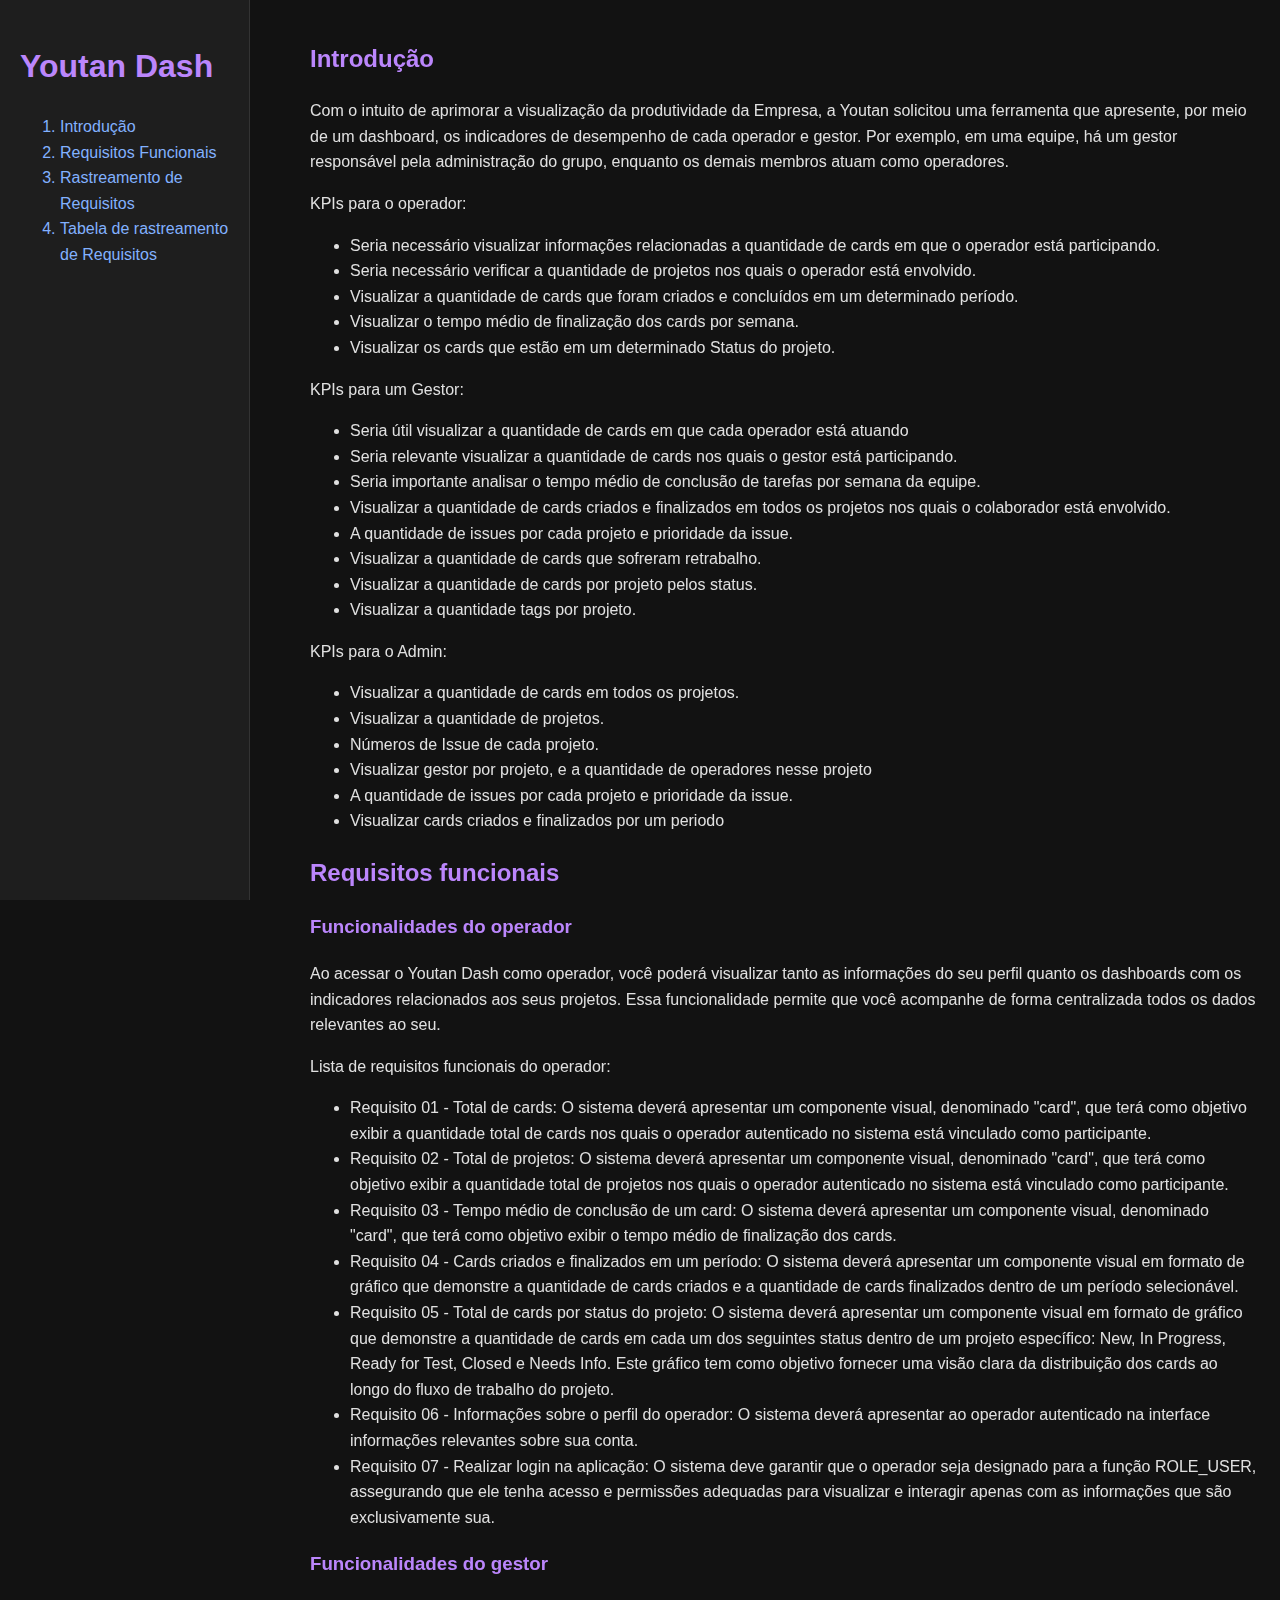
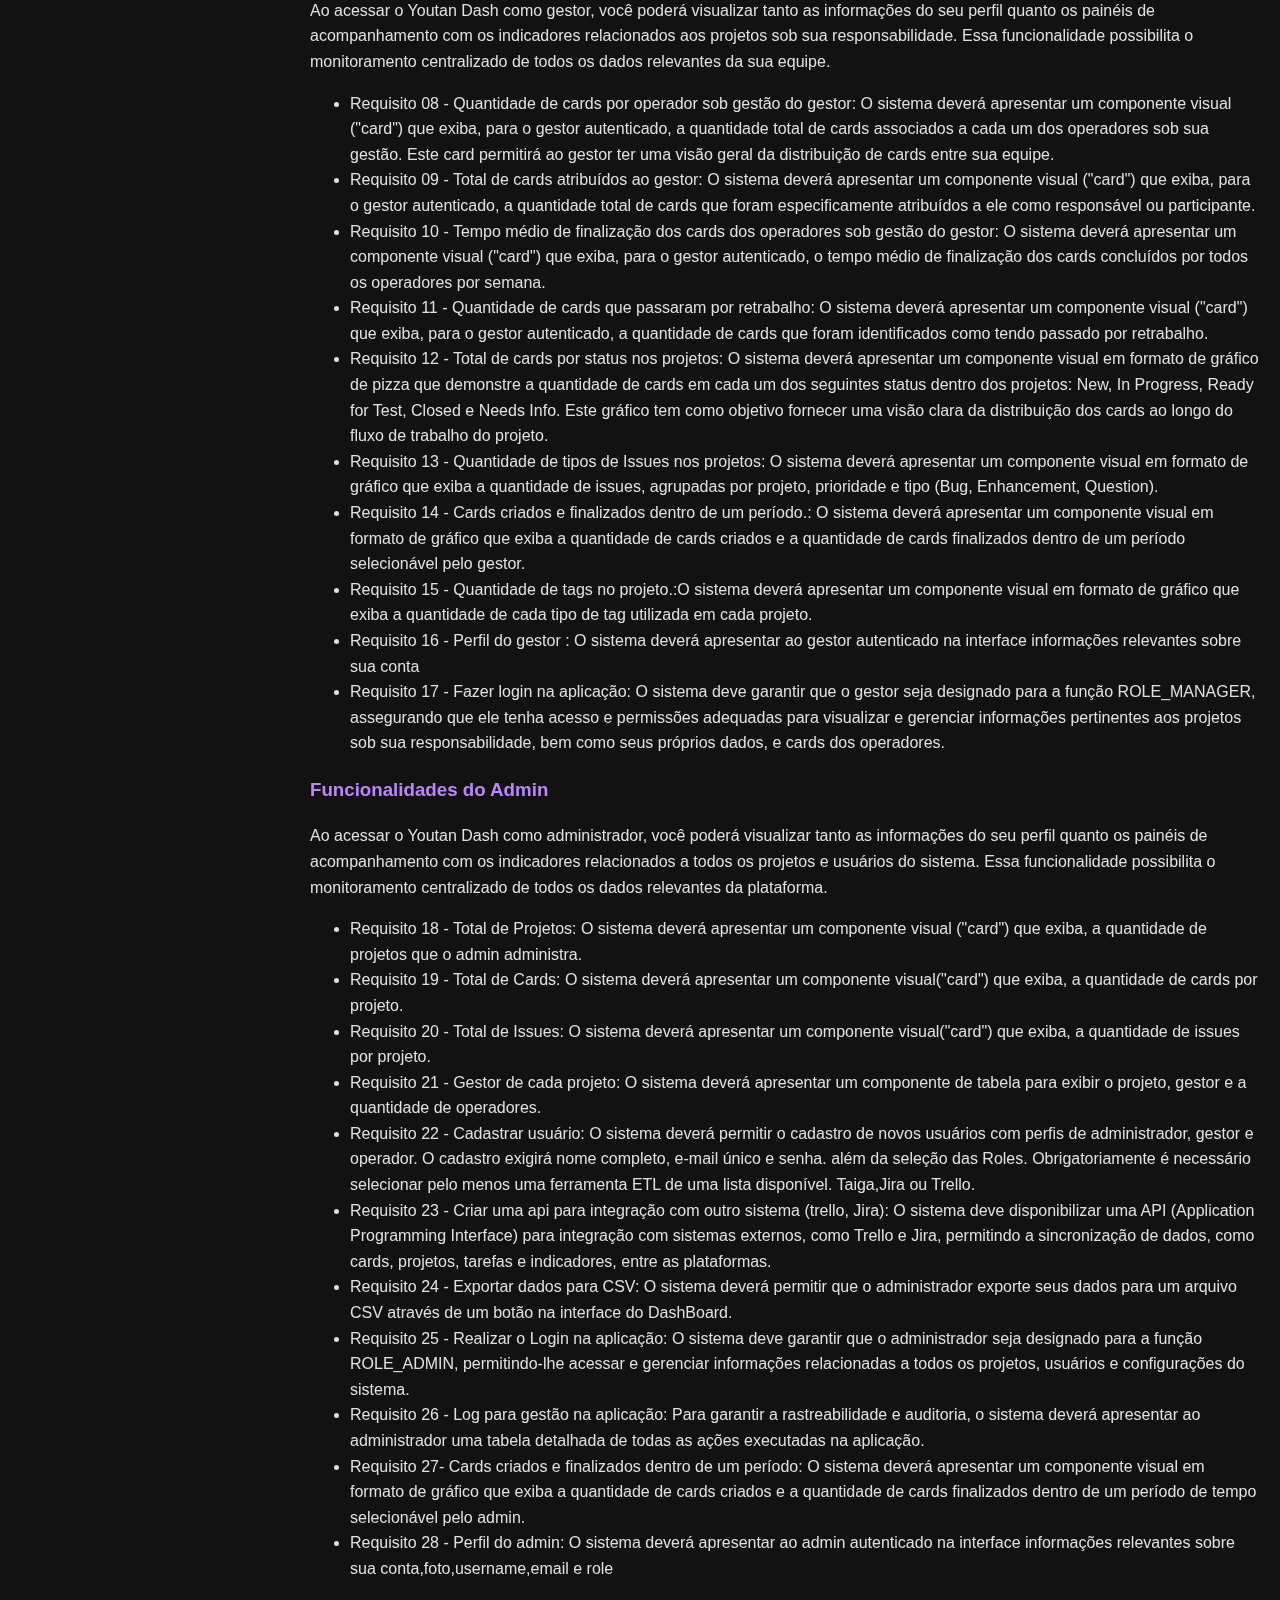
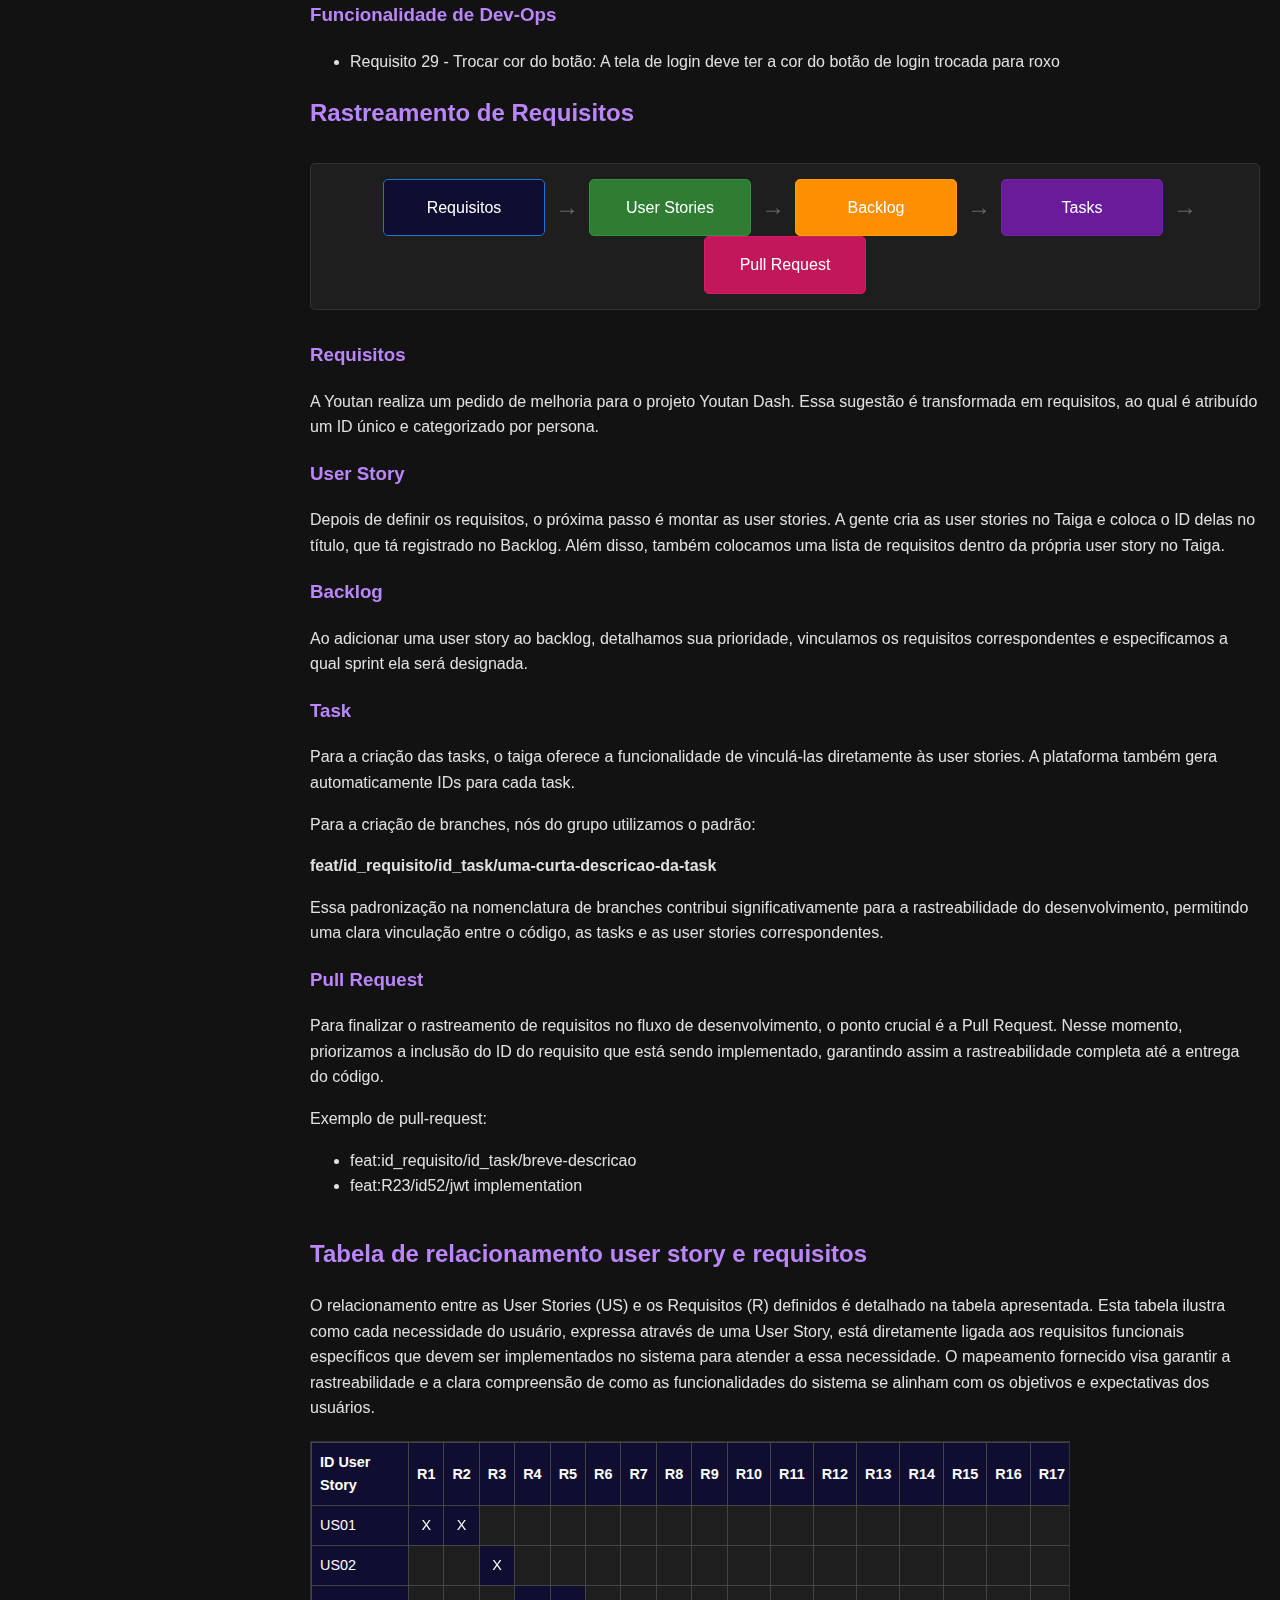
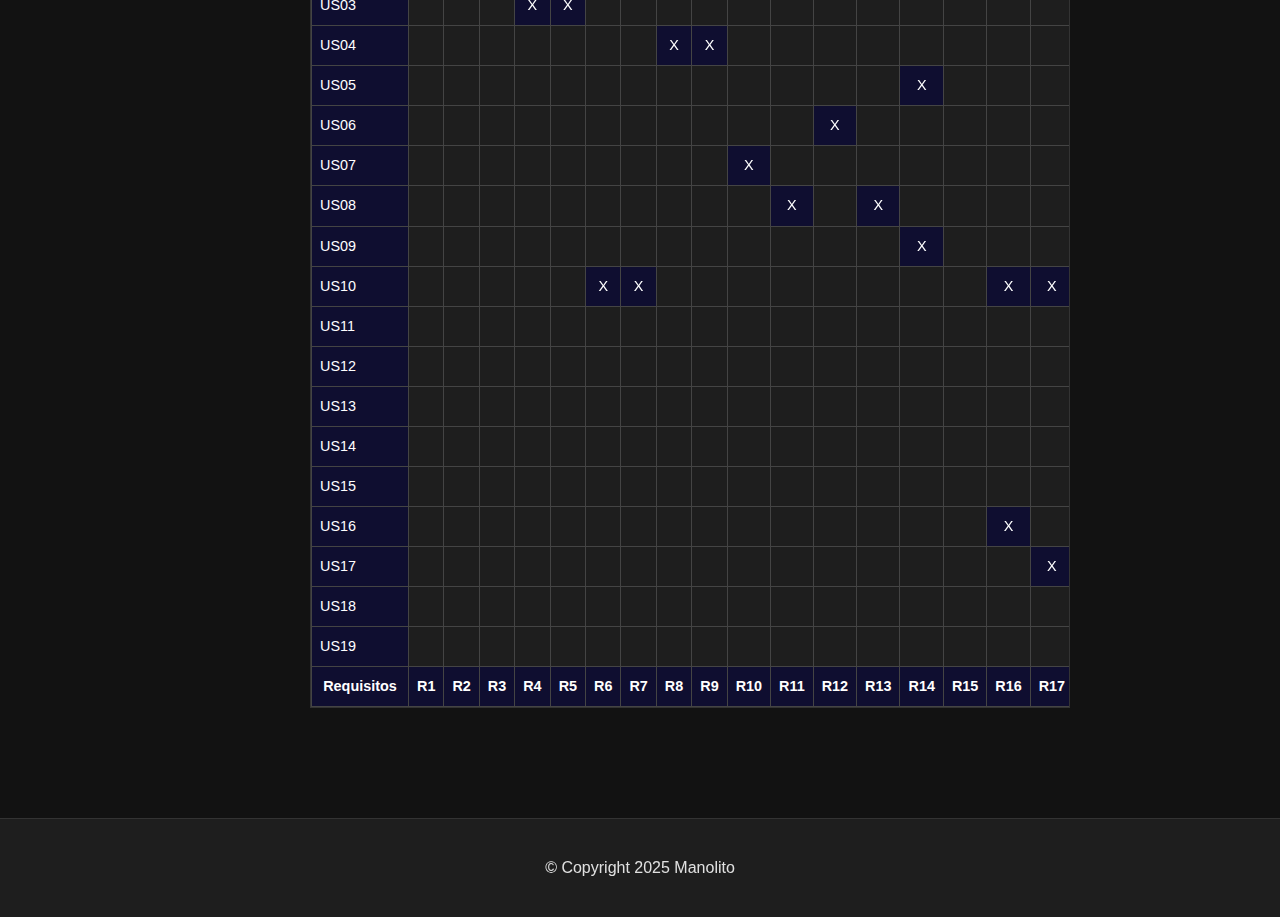
<file: index.html>
<!DOCTYPE html>
<html lang="en">
<head>
  <meta charset="UTF-8">
  <meta name="viewport" content="width=device-width, initial-scale=1.0">
  <title>Youtan Dash</title>
  <link rel="stylesheet" href="style.css">
</head>
<body>
  <nav id="navbar">
    <header>
      <h1>Youtan Dash</h1>
    </header>
    <ol id="nav-list">
      <a href="#Introduction" class="nav-link"><li>Introdução</li></a>
      <a href="#Requirements" class="nav-link"><li>Requisitos Funcionais</li></a>
      <a href="#ReqTrack" class="nav-link"><li>Rastreamento de Requisitos</li></a>
      <a href="#table" class="nav-link"><li>Tabela de rastreamento de Requisitos</li></a>
    </ol>
  </nav>
  
  <main id="main-doc">
    <section id="Introduction" class="main-section">
      <header>
        <h2>Introdução</h2>
      </header>
      <article>
        <p>
          Com o intuito de aprimorar a visualização da produtividade da Empresa, a Youtan solicitou uma ferramenta que apresente, por meio de um dashboard, os indicadores de desempenho de cada operador e gestor. Por exemplo, em uma equipe, há um gestor responsável pela administração do grupo, enquanto os demais membros atuam como operadores. 
        </p>
       
        <p>
          KPIs para o operador:
        </p>
        <ul>
          <li>Seria necessário visualizar informações relacionadas a quantidade de cards em que o operador está participando.</li>
          <li>Seria necessário verificar a quantidade de projetos nos quais o operador está envolvido.</li>
          <li>Visualizar a quantidade de cards que foram criados e concluídos em um determinado período.</li>
          <li>Visualizar o tempo médio de finalização dos cards por semana.</li>
          <li>Visualizar os cards que estão em um determinado Status do projeto.</li>
        </ul>

        <p>
          KPIs para um Gestor:
        </p>
        <ul>
          <li>Seria útil visualizar a quantidade de cards em que cada operador está atuando</li>
          <li>Seria relevante visualizar a quantidade de cards nos quais o gestor está participando.</li>
          <li>Seria importante analisar o tempo médio de conclusão de tarefas por semana da equipe.</li>
          <li>Visualizar a quantidade de cards criados e finalizados em todos os projetos nos quais o colaborador está envolvido.</li>
          <li>A quantidade de issues por cada projeto e prioridade da issue.</li>
          <li>Visualizar a quantidade de cards que sofreram retrabalho.</li>
          <li>Visualizar a quantidade de cards por projeto pelos status.</li>
          <li>Visualizar a quantidade tags por projeto.</li>
        </ul>

        <p>
          KPIs para o Admin:
        </p>
        <ul>
          <li>Visualizar a quantidade de cards em todos os projetos.</li>
          <li>Visualizar a quantidade de projetos.</li>
          <li>Números de Issue de cada projeto.</li>
          <li>Visualizar gestor por projeto, e a quantidade de operadores nesse projeto</li>
          <li>A quantidade de issues por cada projeto e prioridade da issue.</li>
          <li>Visualizar cards criados e finalizados por um periodo</li>
        </ul>
      </article>
    </section>

    <section id="Requirements" class="main-section">
      <header>
        <h2>Requisitos funcionais</h2>
      </header>
      <article>
        <h3><b>Funcionalidades do operador</b></h3>    
        <p>
          Ao acessar o Youtan Dash como operador, você poderá visualizar tanto as informações do seu perfil quanto os dashboards com os indicadores relacionados aos seus projetos. Essa funcionalidade permite que você acompanhe de forma centralizada todos os dados relevantes ao seu. 
        </p>
       
        <p>
          Lista de requisitos funcionais do operador:
        </p>
        <ul>
          <li>Requisito 01 - Total de cards: O sistema deverá apresentar um componente visual, denominado "card", que terá como objetivo exibir a quantidade total de cards nos quais o operador autenticado no sistema está vinculado como participante.</li>
          <li>Requisito 02 - Total de projetos: O sistema deverá apresentar um componente visual, denominado "card", que terá como objetivo exibir a quantidade total de projetos nos quais o operador autenticado no sistema está vinculado como participante.</li>
          <li>Requisito 03 - Tempo médio de conclusão de um card: O sistema deverá apresentar um componente visual, denominado "card", que terá como objetivo exibir o tempo médio de finalização dos cards.</li>
          <li>Requisito 04 - Cards criados e finalizados em um período: O sistema deverá apresentar um componente visual em formato de gráfico que demonstre a quantidade de cards criados e a quantidade de cards finalizados dentro de um período selecionável.</li>
          <li>Requisito 05 - Total de cards por status do projeto: O sistema deverá apresentar um componente visual em formato de gráfico que demonstre a quantidade de cards em cada um dos seguintes status dentro de um projeto específico: New, In Progress, Ready for Test, Closed e Needs Info. Este gráfico tem como objetivo fornecer uma visão clara da distribuição dos cards ao longo do fluxo de trabalho do projeto.</li>
          <li>Requisito 06 - Informações sobre o perfil do operador: O sistema deverá apresentar ao operador autenticado na interface informações relevantes sobre sua conta.</li>
          <li>Requisito 07 - Realizar login na aplicação: O sistema deve garantir que o operador seja designado para a função ROLE_USER, assegurando que ele tenha acesso e permissões adequadas para visualizar e interagir apenas com as informações que são exclusivamente sua.</li>
        </ul>

        <h3><b>Funcionalidades do gestor</b></h3>    
        <p>
          Ao acessar o Youtan Dash como gestor, você poderá visualizar tanto as informações do seu perfil quanto os painéis de acompanhamento com os indicadores relacionados aos projetos sob sua responsabilidade. Essa funcionalidade possibilita o monitoramento centralizado de todos os dados relevantes da sua equipe.
        </p>
       
        <ul>
          <li>Requisito 08 - Quantidade de cards por operador sob gestão do gestor: O sistema deverá apresentar um componente visual ("card") que exiba, para o gestor autenticado, a quantidade total de cards associados a cada um dos operadores sob sua gestão. Este card permitirá ao gestor ter uma visão geral da distribuição de cards entre sua equipe.</li>
          <li>Requisito 09 - Total de cards atribuídos ao gestor: O sistema deverá apresentar um componente visual ("card") que exiba, para o gestor autenticado, a quantidade total de cards que foram especificamente atribuídos a ele como responsável ou participante.</li>
          <li>Requisito 10 - Tempo médio de finalização dos cards dos operadores sob gestão do gestor: O sistema deverá apresentar um componente visual ("card") que exiba, para o gestor autenticado, o tempo médio de finalização dos cards concluídos por todos os operadores por semana.</li>
          <li>Requisito 11 - Quantidade de cards que passaram por retrabalho: O sistema deverá apresentar um componente visual ("card") que exiba, para o gestor autenticado, a quantidade de cards que foram identificados como tendo passado por retrabalho.</li>
          <li>Requisito 12 - Total de cards por status nos projetos: O sistema deverá apresentar um componente visual em formato de gráfico de pizza que demonstre a quantidade de cards em cada um dos seguintes status dentro dos projetos: New, In Progress, Ready for Test, Closed e Needs Info. Este gráfico tem como objetivo fornecer uma visão clara da distribuição dos cards ao longo do fluxo de trabalho do projeto.</li>
          <li>Requisito 13 - Quantidade de tipos de Issues nos projetos: O sistema deverá apresentar um componente visual em formato de gráfico que exiba a quantidade de issues, agrupadas por projeto, prioridade e tipo (Bug, Enhancement, Question).</li>
          <li>Requisito 14 - Cards criados e finalizados dentro de um período.: O sistema deverá apresentar um componente visual em formato de gráfico que exiba a quantidade de cards criados e a quantidade de cards finalizados dentro de um período selecionável pelo gestor.</li>
          <li>Requisito 15 - Quantidade de tags no projeto.:O sistema deverá apresentar um componente visual em formato de gráfico que exiba a quantidade de cada tipo de tag utilizada em cada projeto.</li>
          <li>Requisito 16 - Perfil do gestor : O sistema deverá apresentar ao gestor autenticado na interface informações relevantes sobre sua conta</li>
          <li>Requisito 17 - Fazer login na aplicação: O sistema deve garantir que o gestor seja designado para a função ROLE_MANAGER, assegurando que ele tenha acesso e permissões adequadas para visualizar e gerenciar informações pertinentes aos projetos sob sua responsabilidade, bem como seus próprios dados, e cards dos operadores.</li>
        </ul>

        <h3><b>Funcionalidades do Admin</b></h3>    
        <p>
          Ao acessar o Youtan Dash como administrador, você poderá visualizar tanto as informações do seu perfil quanto os painéis de acompanhamento com os indicadores relacionados a todos os projetos e usuários do sistema. Essa funcionalidade possibilita o monitoramento centralizado de todos os dados relevantes da plataforma.
        </p>
       
        <ul>
          <li>Requisito 18 - Total de Projetos: O sistema deverá apresentar um componente visual ("card") que exiba, a quantidade de projetos que o admin administra.</li>
          <li>Requisito 19 - Total de Cards: O sistema deverá apresentar um componente visual("card") que exiba, a quantidade de cards por projeto.</li>
          <li>Requisito 20 - Total de Issues: O sistema deverá apresentar um componente visual("card") que exiba, a quantidade de issues por projeto.</li>
          <li>Requisito 21 - Gestor de cada projeto: O sistema deverá apresentar um componente de tabela para exibir o projeto, gestor e a quantidade de operadores.</li>
          <li>Requisito 22 - Cadastrar usuário: O sistema deverá permitir o cadastro de novos usuários com perfis de administrador, gestor e operador. O cadastro exigirá nome completo, e-mail único e senha. além da seleção das Roles. Obrigatoriamente é necessário selecionar pelo menos uma ferramenta ETL de uma lista disponível. Taiga,Jira ou Trello.</li>
          <li>Requisito 23 - Criar uma api para integração com outro sistema (trello, Jira): O sistema deve disponibilizar uma API (Application Programming Interface) para integração com sistemas externos, como Trello e Jira, permitindo a sincronização de dados, como cards, projetos, tarefas e indicadores, entre as plataformas.</li>
          <li>Requisito 24 - Exportar dados para CSV: O sistema deverá permitir que o administrador exporte seus dados para um arquivo CSV através de um botão na interface do DashBoard.</li>
          <li>Requisito 25 - Realizar o Login na aplicação: O sistema deve garantir que o administrador seja designado para a função ROLE_ADMIN, permitindo-lhe acessar e gerenciar informações relacionadas a todos os projetos, usuários e configurações do sistema.</li>
          <li>Requisito 26 - Log para gestão na aplicação: Para garantir a rastreabilidade e auditoria, o sistema deverá apresentar ao administrador uma tabela detalhada de todas as ações executadas na aplicação.</li>
          <li>Requisito 27- Cards criados e finalizados dentro de um período: O sistema deverá apresentar um componente visual em formato de gráfico que exiba a quantidade de cards criados e a quantidade de cards finalizados dentro de um período de tempo selecionável pelo admin.</li>
          <li>Requisito 28 - Perfil do admin: O sistema deverá apresentar ao admin autenticado na interface informações relevantes sobre sua conta,foto,username,email e role</li>
        </ul>

        <h3><b>Funcionalidade de Dev-Ops</b></h3>
        
        <ul>
          <li>Requisito 29 - Trocar cor do botão: A tela de login deve ter a cor do botão de login trocada para roxo</li>
        </ul>
      </article>
    </section>

    <section id="ReqTrack" class="main-section">
      <header>
        <h2>Rastreamento de Requisitos</h2>
      </header>
      <article>
        <div class="flowchart">
          <div class="node requirement">Requisitos</div>
          <div class="arrow">→</div>
          <div class="node user-story">User Stories</div>
          <div class="arrow">→</div>
          <div class="node backlog">Backlog</div>
          <div class="arrow">→</div>
          <div class="node task">Tasks</div>
          <div class="arrow">→</div>
          <div class="node pull-request">Pull Request</div>
        </div>
      </article>
      <article>
        <h3>Requisitos</h3>
        <p>A Youtan realiza um pedido de melhoria para o projeto Youtan Dash. Essa sugestão é transformada em requisitos, ao qual é atribuído um ID único e categorizado por persona.</p>
        <h3>User Story</h3>
        <p>Depois de definir os requisitos, o próxima passo é montar as user stories. A gente cria as user stories no Taiga e coloca o ID delas no título, que tá registrado no Backlog. Além disso, também colocamos uma lista de requisitos dentro da própria user story no Taiga.</p>
        <h3>Backlog</h3>
        <p>Ao adicionar uma user story ao backlog, detalhamos sua prioridade, vinculamos os requisitos correspondentes e especificamos a qual sprint ela será designada.</p>
        <h3>Task</h3>
        <p>Para a criação das tasks, o taiga oferece a funcionalidade de vinculá-las diretamente às user stories. A plataforma também gera automaticamente IDs para cada task.</p>
        <p>Para a criação de branches, nós do grupo utilizamos o padrão:</p>
        <p><b>feat/id_requisito/id_task/uma-curta-descricao-da-task</b></p>
        <p>Essa padronização na nomenclatura de branches contribui significativamente para a rastreabilidade do desenvolvimento, permitindo uma clara vinculação entre o código, as tasks e as user stories correspondentes.</p>
        <h3>Pull Request</h3>
        <p>Para finalizar o rastreamento de requisitos no fluxo de desenvolvimento, o ponto crucial é a Pull Request. Nesse momento, priorizamos a inclusão do ID do requisito que está sendo implementado, garantindo assim a rastreabilidade completa até a entrega do código.</p>
        <p>Exemplo de pull-request:</p>
        <ul>
          <li>feat:id_requisito/id_task/breve-descricao</li>
          <li>feat:R23/id52/jwt implementation</li>
        </ul>
      </article>
    </section>
    
    <section id="table" class="main-section">
      <article>
        <div class="relationship-container">
          <h2>Tabela de relacionamento user story e requisitos</h2>
          <p>O relacionamento entre as User Stories (US) e os Requisitos (R) definidos é detalhado na tabela apresentada. Esta tabela ilustra como cada necessidade do usuário, expressa através de uma User Story, está diretamente ligada aos requisitos funcionais específicos que devem ser implementados no sistema para atender a essa necessidade. O mapeamento fornecido visa garantir a rastreabilidade e a clara compreensão de como as funcionalidades do sistema se alinham com os objetivos e expectativas dos usuários.</p>
          
          <table id="requirement-matrix">
            <thead id="matrix-head">
            </thead>
            <tbody id="matrix-body">
            </tbody>
            <tfoot id="matrix-foot">
            </tfoot>
          </table>
        </div>
      </article>
    </section>
  </main>
  
  <footer> 
    <p>© Copyright 2025 Manolito</p> 
  </footer>

  <script>
    const requirementData = {
      relationships: {
        US01: ['R1', 'R2'],
        US02: ['R3'],
        US03: ['R4', 'R5'],
        US04: ['R8', 'R9'],
        US05: ['R14'],
        US06: ['R12'],
        US07: ['R10'],
        US08: ['R11', 'R13'],
        US09: ['R14'],
        US10: ['R6', 'R7', 'R16', 'R17', 'R25', 'R28'],
        US11: ['R22'],
        US12: ['R18', 'R19'],
        US13: ['R28'],
        US14: ['R21'],
        US15: ['R20'],
        US16: ['R16'],
        US17: ['R17'],
        US18: ['R26'],
        US19: ['R29']
      },
      
      allRequirements: [
        'R1', 'R2', 'R3', 'R4', 'R5', 'R6', 'R7', 'R8', 'R9', 'R10',
        'R11', 'R12', 'R13', 'R14', 'R15', 'R16', 'R17', 'R18', 'R19', 'R20',
        'R21', 'R22', 'R23', 'R24', 'R25', 'R26', 'R27', 'R28', 'R29'
      ],
      
      userStories: [
        'US01', 'US02', 'US03', 'US04', 'US05', 'US06', 'US07', 'US08', 'US09',
        'US10', 'US11', 'US12', 'US13', 'US14', 'US15', 'US16', 'US17', 'US18',
        'US19'
      ]
    };

    function generateRequirementMatrix() {
      const head = document.getElementById('matrix-head');
      const body = document.getElementById('matrix-body');
      const foot = document.getElementById('matrix-foot');
      
      head.innerHTML = '';
      body.innerHTML = '';
      foot.innerHTML = '';
      
      const headerRow = document.createElement('tr');
      const usHeader = document.createElement('th');
      usHeader.className = 'us-column';
      usHeader.textContent = 'ID User Story';
      headerRow.appendChild(usHeader);
      
      requirementData.allRequirements.forEach(req => {
        const th = document.createElement('th');
        th.textContent = req;
        headerRow.appendChild(th);
      });
      
      head.appendChild(headerRow);
      
      requirementData.userStories.forEach(us => {
        const row = document.createElement('tr');
        const usCell = document.createElement('td');
        usCell.className = 'us-column';
        usCell.textContent = us;
        row.appendChild(usCell);
        
        requirementData.allRequirements.forEach(req => {
          const td = document.createElement('td');
          if (requirementData.relationships[us] && requirementData.relationships[us].includes(req)) {
            td.className = 'related';
            td.textContent = 'X';
          }
          row.appendChild(td);
        });
        
        body.appendChild(row);
      });
      
      const footerRow = document.createElement('tr');
      const reqHeader = document.createElement('th');
      reqHeader.className = 'req-row';
      reqHeader.textContent = 'Requisitos';
      footerRow.appendChild(reqHeader);
      
      requirementData.allRequirements.forEach(req => {
        const th = document.createElement('th');
        th.className = 'req-row';
        th.textContent = req;
        footerRow.appendChild(th);
      });
      
      foot.appendChild(footerRow);
    }
    
    document.addEventListener('DOMContentLoaded', generateRequirementMatrix);
  </script>
</body>
</html>
</file>
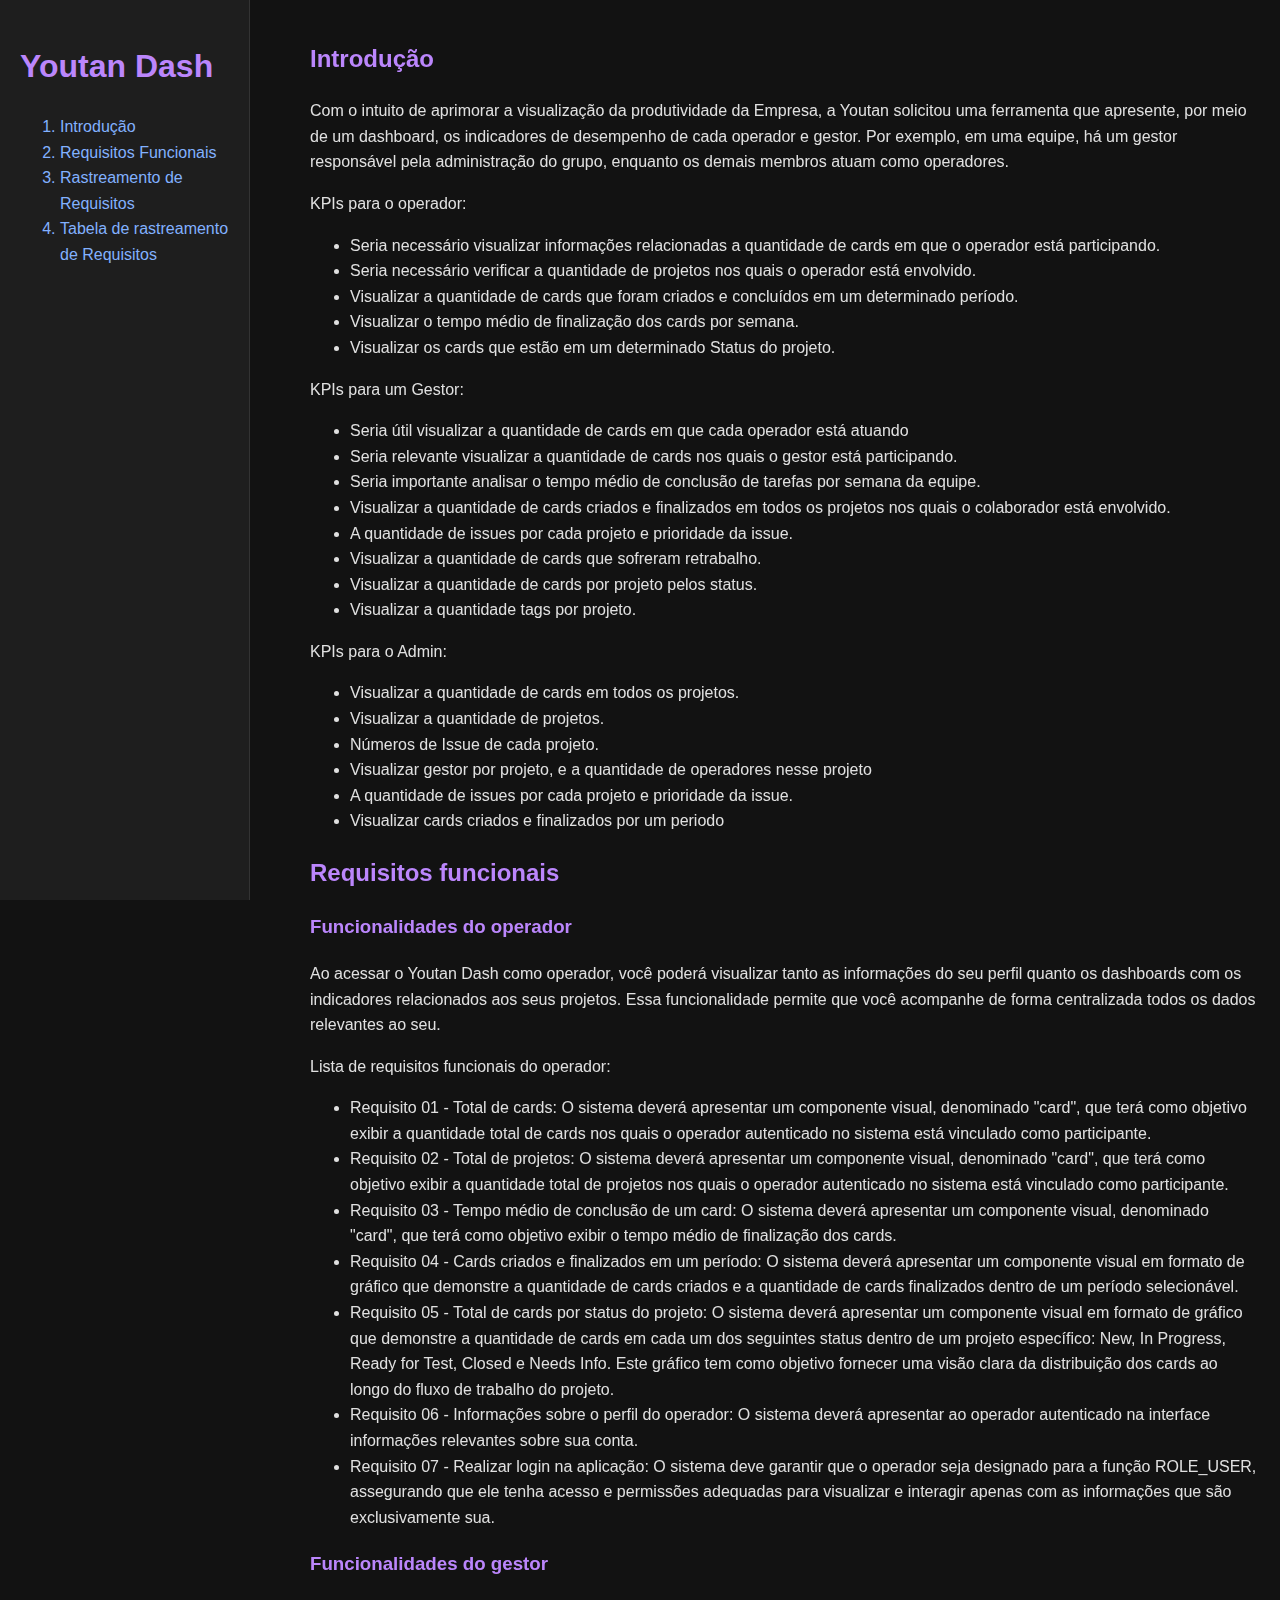
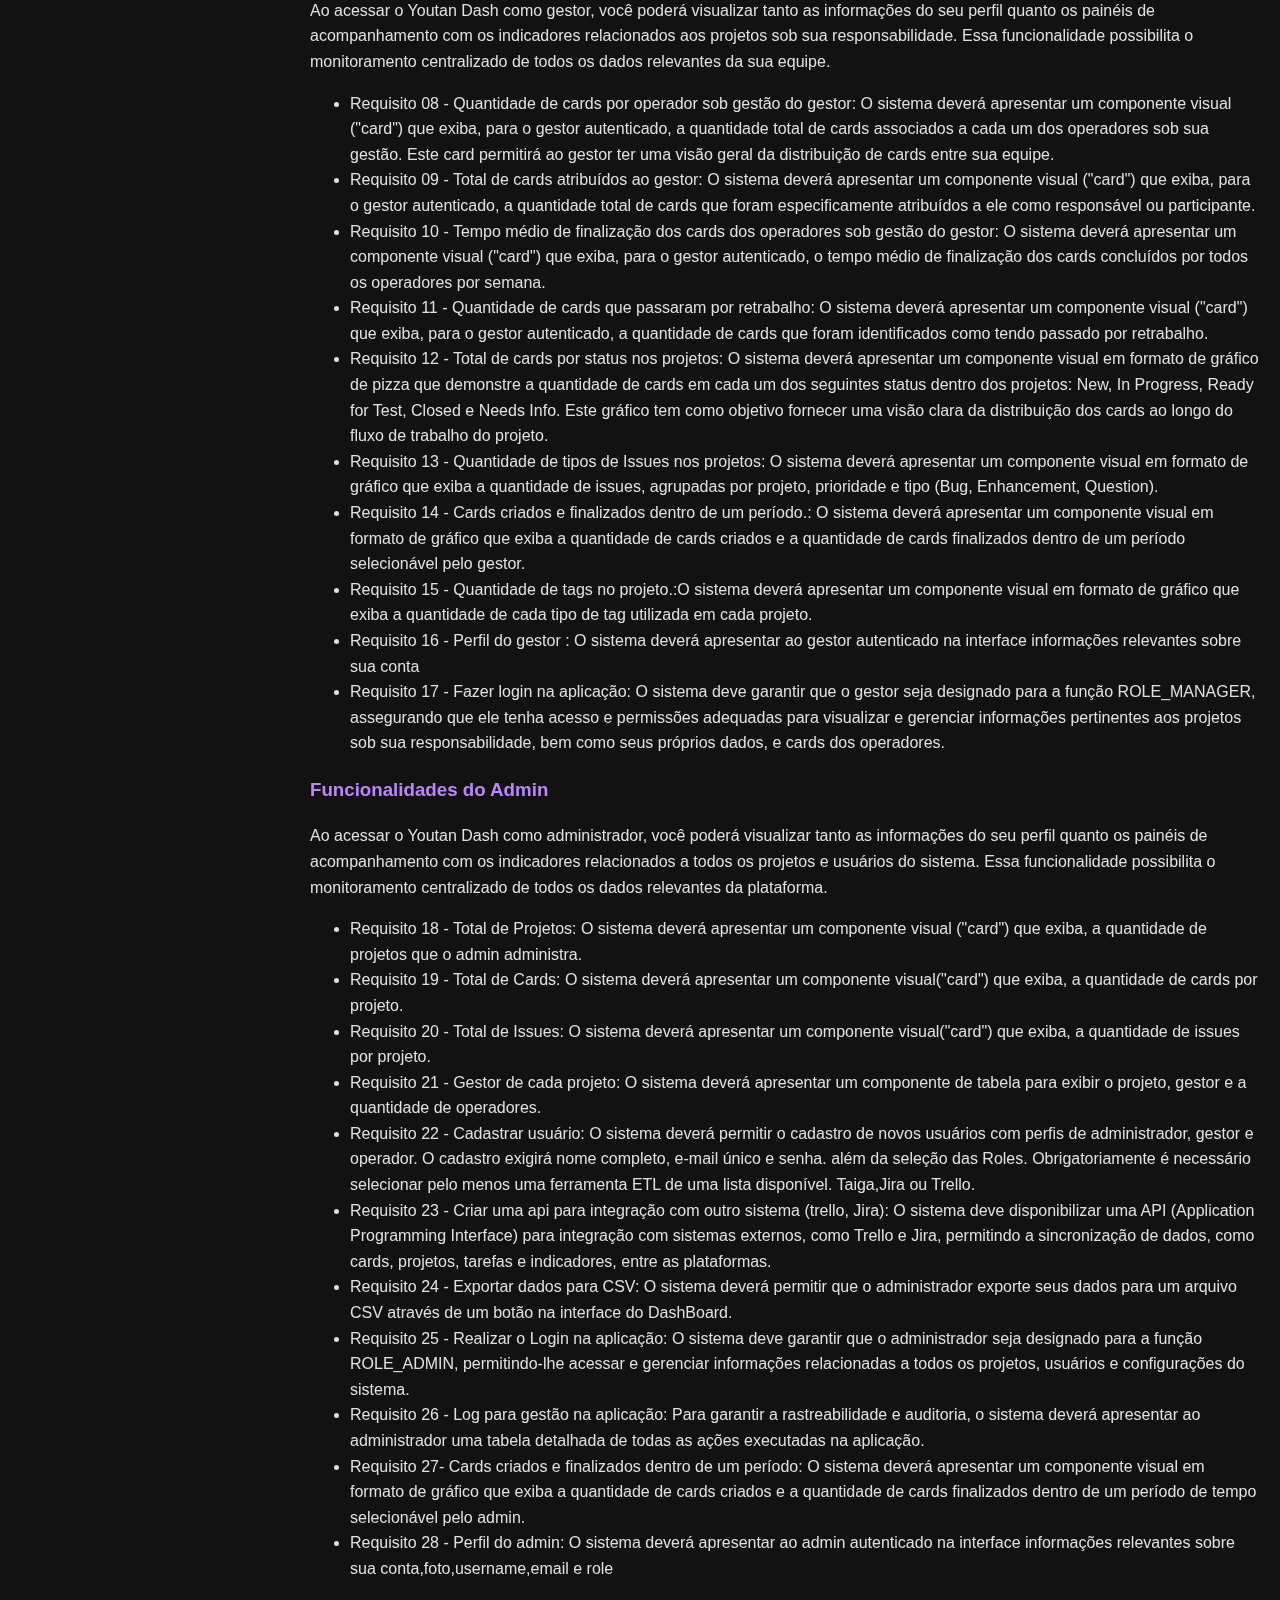
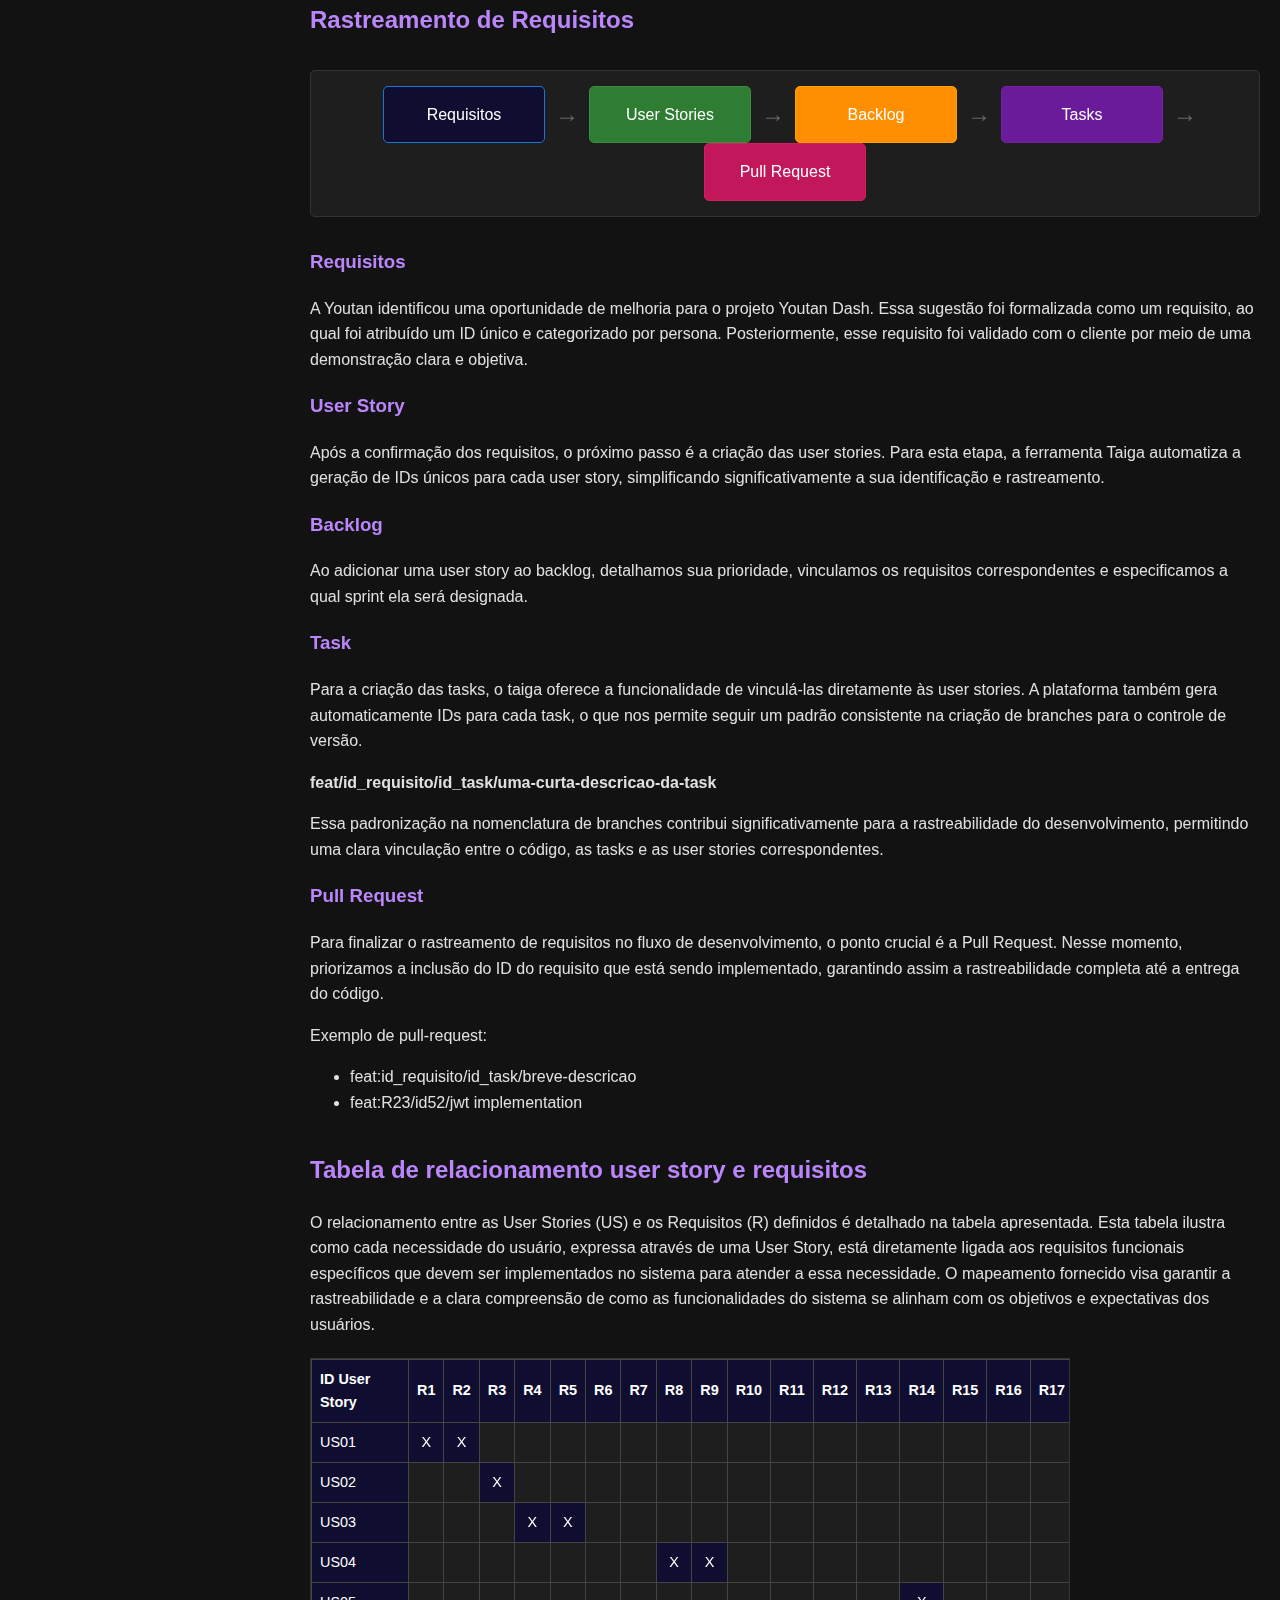
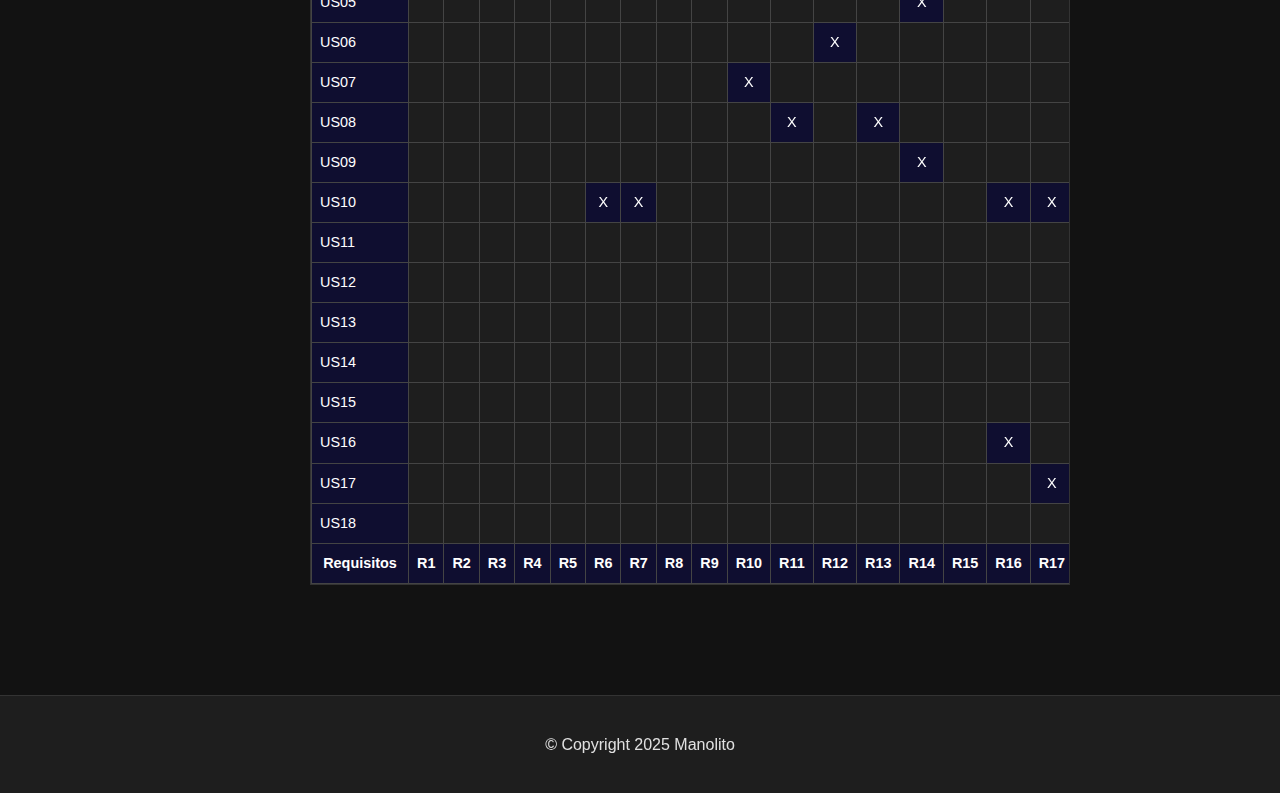
<file: main.html>
<!DOCTYPE html>
<html lang="en">
<head>
  <meta charset="UTF-8">
  <meta name="viewport" content="width=device-width, initial-scale=1.0">
  <title>Youtan Dash</title>
  <link rel="stylesheet" href="style.css">
</head>
<head>
    <title>Youtan Dash</title>
  </head>
  
  <body>
    <nav id="navbar">
      <header>
        <h1>Youtan Dash</h1>
      </header>
      <ol id="nav-list">
        <a href="#Introduction" class="nav-link"><li>Introdução</li></a>
        <a href="#Requirements" class="nav-link"><li>Requisitos Funcionais</li></a>
        <a href="#ReqTrack" class="nav-link"><li>Rastreamento de Requisitos</li></a>
        <a href="#table" class="nav-link"><li>Tabela de rastreamento de Requisitos</li></a>
      </ol>
    </nav>
    <main id="main-doc">
      <section id="Introduction" class="main-section">
        <header>
          <h2>Introdução</h2>
        </header>
        <article>
        <p>
            Com o intuito de aprimorar a visualização da produtividade da Empresa, a Youtan solicitou uma ferramenta que apresente, por meio de um dashboard, os indicadores de desempenho de cada operador e gestor. Por exemplo, em uma equipe, há um gestor responsável pela administração do grupo, enquanto os demais membros atuam como operadores. 
        </p>
       
        <p>
            KPIs para o operador:
        </p>
        <ul>
            <li>Seria necessário visualizar informações relacionadas a quantidade de cards em que o operador está participando.</li>
            <li>Seria necessário verificar a quantidade de projetos nos quais o operador está envolvido. </li>
            <li>Visualizar a quantidade de cards que foram criados e concluídos em um determinado período. </li>
            <li>Visualizar o tempo médio de finalização dos cards por semana.</li>
            <li>Visualizar os cards que estão em um determinado Status do projeto.</li>
        </ul>

        <p>
            KPIs para um Gestor:
        </p>
        <ul>
            <li>Seria útil visualizar a quantidade de cards em que cada operador está atuando</li>
            <li>Seria relevante visualizar a quantidade de cards nos quais o gestor está participando.</li>
            <li>Seria importante analisar o tempo médio de conclusão de tarefas por semana da equipe.</li>
            <li>Visualizar a quantidade de cards criados e finalizados em todos os projetos nos quais o colaborador está envolvido.</li>
            <li>A quantidade de issues por cada projeto e prioridade da issue.</li>
            <li>Visualizar a quantidade de cards que sofreram retrabalho.</li>
            <li>Visualizar a quantidade de cards por projeto pelos status.</li>
            <li>Visualizar a quantidade tags por projeto.</li>

        </ul>

        <p>
            KPIs para o Admin:
        </p>
        <ul>
            <li>Visualizar a quantidade de cards em todos os projetos. </li>
            <li>Visualizar a quantidade de projetos.</li>
            <li>Números de Issue de cada projeto.</li>
            <li>Visualizar gestor por projeto, e a quantidade de operadores nesse projeto</li>
            <li>A quantidade de issues por cada projeto e prioridade da issue.</li>
            <li>Visualizar cards criados e finalizados por um periodo </li>
        </ul>
        </article>
      </section>

      <section id="Requirements" class="main-section">
        <header>
          <h2>Requisitos funcionais</h2>
        </header>
        <article>

        <h3><b>Funcionalidades do operador</b></h3>    
        <p>
            Ao acessar o Youtan Dash como operador, você poderá visualizar tanto as informações do seu perfil quanto os dashboards com os indicadores relacionados  aos seus projetos. Essa funcionalidade permite que você acompanhe de forma centralizada todos os dados relevantes ao seu. 
        </p>
       
        <p>
            Lista de requisitos funcionais do operador:
        </p>
        <ul>
            <li>Requisito 01 - Total de cards: O sistema deverá apresentar um componente visual, denominado "card", que terá como objetivo exibir a quantidade total de cards nos quais o operador autenticado no sistema está vinculado como participante.</li>
            <li>Requisito 02 - Total de projetos: O sistema deverá apresentar um componente visual, denominado "card", que terá como objetivo exibir a quantidade total de projetos nos quais o operador autenticado no sistema está vinculado como participante.</li>
            <li>Requisito 03 - Tempo médio de conclusão de um card: O sistema deverá apresentar um componente visual, denominado "card", que terá como objetivo exibir o tempo médio de finalização dos cards. </li>
            <li>Requisito 04 - Cards criados e finalizados em um período: O sistema deverá apresentar um componente visual em formato de gráfico que demonstre a quantidade de cards criados e a quantidade de cards finalizados dentro de um período selecionável.</li>
            <li>Requisito 05 - Total de cards por status do projeto: O sistema deverá apresentar um componente visual em formato de gráfico que demonstre a quantidade de cards em cada um dos seguintes status dentro de um projeto específico: New, In Progress, Ready for Test, Closed e Needs Info. Este gráfico tem como objetivo fornecer uma visão clara da distribuição dos cards ao longo do fluxo de trabalho do projeto.</li>
            <li>Requisito 06 - Informações sobre o perfil do operador: O sistema deverá apresentar ao operador autenticado na interface informações relevantes sobre sua conta.</li>
            <li>Requisito 07 - Realizar login na aplicação: O sistema deve garantir que o operador seja designado para a função ROLE_USER, assegurando que ele tenha acesso e permissões adequadas para visualizar e interagir apenas com as informações que são exclusivamente sua.</li>
        </ul>

        <h3><b>Funcionalidades do gestor</b></h3>    
        <p>
            Ao acessar o Youtan Dash como gestor, você poderá visualizar tanto as informações do seu perfil quanto os painéis de acompanhamento com os indicadores relacionados aos projetos sob sua responsabilidade. Essa funcionalidade possibilita o monitoramento centralizado de todos os dados relevantes da sua equipe.
        </p>
       
        <ul>
            <li>Requisito 08 - Quantidade de cards por operador sob gestão do gestor: O sistema deverá apresentar um componente visual ("card") que exiba, para o gestor autenticado, a quantidade total de cards associados a cada um dos operadores sob sua gestão. Este card permitirá ao gestor ter uma visão geral da distribuição de cards entre sua equipe.</li>
            <li>Requisito 09 - Total de cards atribuídos ao gestor: O sistema deverá apresentar um componente visual ("card") que exiba, para o gestor autenticado, a quantidade total de cards que foram especificamente atribuídos a ele como responsável ou participante.</li>
            <li>Requisito 10 - Tempo médio de finalização dos cards dos operadores sob gestão do gestor: O sistema deverá apresentar um componente visual ("card") que exiba, para o gestor autenticado, o tempo médio de finalização dos cards concluídos por todos os operadores por semana.</li>
            <li>Requisito 11 - Quantidade de cards que passaram por retrabalho: O sistema deverá apresentar um componente visual ("card") que exiba, para o gestor autenticado, a quantidade de cards que foram identificados como tendo passado por retrabalho.</li>
            <li>Requisito 12 - Total de cards por status nos projetos: O sistema deverá apresentar um componente visual em formato de gráfico de pizza que demonstre a quantidade de cards em cada um dos seguintes status dentro dos projetos: New, In Progress, Ready for Test, Closed e Needs Info. Este gráfico tem como objetivo fornecer uma visão clara da distribuição dos cards ao longo do fluxo de trabalho do projeto.</li>
            <li>Requisito 13 - Quantidade de tipos de Issues nos projetos: O sistema deverá apresentar um componente visual em formato de gráfico que exiba a quantidade de issues, agrupadas por projeto, prioridade e tipo (Bug, Enhancement, Question).</li>
            <li>Requisito 14 - Cards criados e finalizados dentro de um período.: O sistema deverá apresentar um componente visual em formato de gráfico que exiba a quantidade de cards criados e a quantidade de cards finalizados dentro de um período selecionável pelo gestor.</li>
            <li>Requisito 15 - Quantidade de tags no projeto.:O sistema deverá apresentar um componente visual em formato de gráfico que exiba a quantidade de cada tipo de tag utilizada em cada projeto.</li>
            <li>Requisito 16 - Perfil do gestor : O sistema deverá apresentar ao gestor autenticado na interface informações relevantes sobre sua conta </li>
            <li>Requisito 17 - Fazer login na aplicação: O sistema deve garantir que o gestor seja designado para a função ROLE_MANAGER, assegurando que ele tenha acesso e permissões adequadas para visualizar e gerenciar informações pertinentes aos projetos sob sua responsabilidade, bem como seus próprios dados, e cards dos operadores.</li>
        </ul>

        <h3><b>Funcionalidades do Admin</b></h3>    
        <p>
          Ao acessar o Youtan Dash como administrador, você poderá visualizar tanto as informações do seu perfil quanto os painéis de acompanhamento com os indicadores relacionados a todos os projetos e usuários do sistema. Essa funcionalidade possibilita o monitoramento centralizado de todos os dados relevantes da plataforma.
        </p>
       
        <ul>
            <li>Requisito 18 - Total de Projetos: O sistema deverá apresentar um componente visual ("card") que exiba, a quantidade de projetos que o admin administra.</li>
            <li>Requisito 19 - Total de Cards: O sistema deverá apresentar um componente visual("card") que exiba, a quantidade de cards por projeto.</li>
            <li>Requisito 20 - Total de Issues: O sistema deverá apresentar um componente visual("card") que exiba, a quantidade de issues por projeto.</li>
            <li>Requisito 21 - Gestor de cada projeto: O sistema deverá apresentar um componente de tabela para exibir o projeto, gestor e a quantidade de operadores.</li>
            <li>Requisito 22 - Cadastrar usuário: O sistema deverá permitir o cadastro de novos usuários com perfis de administrador, gestor e operador. O cadastro exigirá nome completo, e-mail único e senha. além da seleção das Roles. Obrigatoriamente é necessário selecionar pelo menos uma ferramenta ETL de uma lista disponível. Taiga,Jira ou Trello.</li>
            <li>Requisito 23 - Criar uma api para integração com outro sistema (trello, Jira): O sistema deve disponibilizar uma API (Application Programming Interface) para integração com sistemas externos, como Trello e Jira, permitindo a sincronização de dados, como cards, projetos, tarefas e indicadores, entre as plataformas.</li>
            <li>Requisito 24 - Exportar dados para CSV: O sistema deverá permitir que o administrador exporte seus dados para um arquivo CSV através de um botão na interface do DashBoard.</li>
            <li>Requisito 25 - Realizar o Login na aplicação: O sistema deve garantir que o administrador seja designado para a função ROLE_ADMIN, permitindo-lhe acessar e gerenciar informações relacionadas a todos os projetos, usuários e configurações do sistema.</li>
            <li>Requisito 26 - Log para gestão na aplicação: Para garantir a rastreabilidade e auditoria, o sistema deverá apresentar ao administrador uma tabela detalhada de todas as ações executadas na aplicação.</li>
            <li>Requisito 27- Cards criados e finalizados dentro de um período: O sistema deverá apresentar um componente visual em formato de gráfico que exiba a quantidade de cards criados e a quantidade de cards finalizados dentro de um período de tempo selecionável pelo admin.</li>
            <li>Requisito 28 - Perfil do admin: O sistema deverá apresentar ao admin autenticado na interface informações relevantes sobre sua conta,foto,username,email e role </li>
        </ul>
        
        </article>
      </section>

      <section id="ReqTrack" class="main-section">
        <header>
          <h2>Rastreamento de Requisitos</h2>
        </header>
        <article>
          <div class="flowchart">
            <div class="node requirement">Requisitos</div>
            <div class="arrow">→</div>
            <div class="node user-story">User Stories</div>
            <div class="arrow">→</div>
            <div class="node backlog">Backlog</div>
            <div class="arrow">→</div>
            <div class="node task">Tasks</div>
            <div class="arrow">→</div>
            <div class="node pull-request">Pull Request</div>
          </div>
        </article>
        <article>
          <h3>Requisitos</h3>
          <p>A Youtan identificou uma oportunidade de melhoria para o projeto Youtan Dash. Essa sugestão foi formalizada como um requisito, ao qual foi atribuído um ID único e categorizado por persona. Posteriormente, esse requisito foi validado com o cliente por meio de uma demonstração clara e objetiva.</p>
          <h3>User Story</h3>
          <p>Após a confirmação dos requisitos, o próximo passo é a criação das user stories. Para esta etapa, a ferramenta Taiga automatiza a geração de IDs únicos para cada user story, simplificando significativamente a sua identificação e rastreamento.</p>
          <h3>Backlog</h3>
          <p>Ao adicionar uma user story ao backlog, detalhamos sua prioridade, vinculamos os requisitos correspondentes e especificamos a qual sprint ela será designada.</p>
          <h3>Task</h3>
          <p>Para a criação das tasks, o taiga oferece a funcionalidade de vinculá-las diretamente às user stories. A plataforma também gera automaticamente IDs para cada task, o que nos permite seguir um padrão consistente na criação de branches para o controle de versão.</p>
          <p><b>feat/id_requisito/id_task/uma-curta-descricao-da-task</b></p>
          <p>Essa padronização na nomenclatura de branches contribui significativamente para a rastreabilidade do desenvolvimento, permitindo uma clara vinculação entre o código, as tasks e as user stories correspondentes.</p>
          <h3>Pull Request</h3>
          <p>Para finalizar o rastreamento de requisitos no fluxo de desenvolvimento, o ponto crucial é a Pull Request. Nesse momento, priorizamos a inclusão do ID do requisito que está sendo implementado, garantindo assim a rastreabilidade completa até a entrega do código.</p>
          <p>Exemplo de pull-request:</p>
          <ul>
            <li>feat:id_requisito/id_task/breve-descricao</li>
            <li>feat:R23/id52/jwt implementation</li>
          </ul>
        </article>
      </section>
      <section id="table" class="main-section"></section>
        <article>
          <div class="relationship-container">
            <h2>Tabela de relacionamento user story e requisitos</h2>
            <p>O relacionamento entre as User Stories (US) e os Requisitos (R) definidos é detalhado na tabela apresentada. Esta tabela ilustra como cada necessidade do usuário, expressa através de uma User Story, está diretamente ligada aos requisitos funcionais específicos que devem ser implementados no sistema para atender a essa necessidade. O mapeamento fornecido visa garantir a rastreabilidade e a clara compreensão de como as funcionalidades do sistema se alinham com os objetivos e expectativas dos usuários.</p>
            <table>
                <thead>
                    <tr>
                        <th class="us-column">ID User Story</th>
                        <th>R1</th>
                        <th>R2</th>
                        <th>R3</th>
                        <th>R4</th>
                        <th>R5</th>
                        <th>R6</th>
                        <th>R7</th>
                        <th>R8</th>
                        <th>R9</th>
                        <th>R10</th>
                        <th>R11</th>
                        <th>R12</th>
                        <th>R13</th>
                        <th>R14</th>
                        <th>R15</th>
                        <th>R16</th>
                        <th>R17</th>
                        <th>R18</th>
                        <th>R19</th>
                        <th>R20</th>
                        <th>R21</th>
                        <th>R22</th>
                        <th>R23</th>
                        <th>R24</th>
                        <th>R25</th>
                        <th>R26</th>
                        <th>R27</th>
                        <th>R28</th>
                    </tr>
                </thead>
                <tbody>
                    <tr>
                        <td class="us-column">US01</td>
                        <td class="related">X</td>
                        <td class="related">X</td>
                        <td></td>
                        <td></td>
                        <td></td>
                        <td></td>
                        <td></td>
                        <td></td>
                        <td></td>
                        <td></td>
                        <td></td>
                        <td></td>
                        <td></td>
                        <td></td>
                        <td></td>
                        <td></td>
                        <td></td>
                        <td></td>
                        <td></td>
                        <td></td>
                        <td></td>
                        <td></td>
                        <td></td>
                        <td></td>
                        <td></td>
                        <td></td>
                        <td></td>
                    </tr>
                    <tr>
                        <td class="us-column">US02</td>
                        <td></td>
                        <td></td>
                        <td class="related">X</td>
                        <td></td>
                        <td></td>
                        <td></td>
                        <td></td>
                        <td></td>
                        <td></td>
                        <td></td>
                        <td></td>
                        <td></td>
                        <td></td>
                        <td></td>
                        <td></td>
                        <td></td>
                        <td></td>
                        <td></td>
                        <td></td>
                        <td></td>
                        <td></td>
                        <td></td>
                        <td></td>
                        <td></td>
                        <td></td>
                        <td></td>
                        <td></td>
                    </tr>
                    <tr>
                        <td class="us-column">US03</td>
                        <td></td>
                        <td></td>
                        <td></td>
                        <td class="related">X</td>
                        <td class="related">X</td>
                        <td></td>
                        <td></td>
                        <td></td>
                        <td></td>
                        <td></td>
                        <td></td>
                        <td></td>
                        <td></td>
                        <td></td>
                        <td></td>
                        <td></td>
                        <td></td>
                        <td></td>
                        <td></td>
                        <td></td>
                        <td></td>
                        <td></td>
                        <td></td>
                        <td></td>
                        <td></td>
                        <td></td>
                        <td></td>
                    </tr>
                    <tr>
                        <td class="us-column">US04</td>
                        <td></td>
                        <td></td>
                        <td></td>
                        <td></td>
                        <td></td>
                        <td></td>
                        <td></td>
                        <td class="related">X</td>
                        <td class="related">X</td>
                        <td></td>
                        <td></td>
                        <td></td>
                        <td></td>
                        <td></td>
                        <td></td>
                        <td></td>
                        <td></td>
                        <td></td>
                        <td></td>
                        <td></td>
                        <td></td>
                        <td></td>
                        <td></td>
                        <td></td>
                        <td></td>
                        <td></td>
                        <td></td>
                    </tr>
                    <tr>
                        <td class="us-column">US05</td>
                        <td></td>
                        <td></td>
                        <td></td>
                        <td></td>
                        <td></td>
                        <td></td>
                        <td></td>
                        <td></td>
                        <td></td>
                        <td></td>
                        <td></td>
                        <td></td>
                        <td></td>
                        <td class="related">X</td>
                        <td></td>
                        <td></td>
                        <td></td>
                        <td></td>
                        <td></td>
                        <td></td>
                        <td></td>
                        <td></td>
                        <td></td>
                        <td></td>
                        <td></td>
                        <td></td>
                        <td></td>
                    </tr>
                    <tr>
                        <td class="us-column">US06</td>
                        <td></td>
                        <td></td>
                        <td></td>
                        <td></td>
                        <td></td>
                        <td></td>
                        <td></td>
                        <td></td>
                        <td></td>
                        <td></td>
                        <td></td>
                        <td class="related">X</td>
                        <td></td>
                        <td></td>
                        <td></td>
                        <td></td>
                        <td></td>
                        <td></td>
                        <td></td>
                        <td></td>
                        <td></td>
                        <td></td>
                        <td></td>
                        <td></td>
                        <td></td>
                        <td></td>
                        <td></td>
                    </tr>
                    <tr>
                        <td class="us-column">US07</td>
                        <td></td>
                        <td></td>
                        <td></td>
                        <td></td>
                        <td></td>
                        <td></td>
                        <td></td>
                        <td></td>
                        <td></td>
                        <td class="related">X</td>
                        <td></td>
                        <td></td>
                        <td></td>
                        <td></td>
                        <td></td>
                        <td></td>
                        <td></td>
                        <td></td>
                        <td></td>
                        <td></td>
                        <td></td>
                        <td></td>
                        <td></td>
                        <td></td>
                        <td></td>
                        <td></td>
                        <td></td>
                    </tr>
                    <tr>
                        <td class="us-column">US08</td>
                        <td></td>
                        <td></td>
                        <td></td>
                        <td></td>
                        <td></td>
                        <td></td>
                        <td></td>
                        <td></td>
                        <td></td>
                        <td></td>
                        <td class="related">X</td>
                        <td></td>
                        <td class="related">X</td>
                        <td></td>
                        <td></td>
                        <td></td>
                        <td></td>
                        <td></td>
                        <td></td>
                        <td></td>
                        <td></td>
                        <td></td>
                        <td></td>
                        <td></td>
                        <td></td>
                        <td></td>
                        <td></td>
                    </tr>
                    <tr>
                        <td class="us-column">US09</td>
                        <td></td>
                        <td></td>
                        <td></td>
                        <td></td>
                        <td></td>
                        <td></td>
                        <td></td>
                        <td></td>
                        <td></td>
                        <td></td>
                        <td></td>
                        <td></td>
                        <td></td>
                        <td class="related">X</td>
                        <td></td>
                        <td></td>
                        <td></td>
                        <td></td>
                        <td></td>
                        <td></td>
                        <td></td>
                        <td></td>
                        <td></td>
                        <td></td>
                        <td></td>
                        <td></td>
                        <td></td>
                    </tr>
                    <tr>
                        <td class="us-column">US10</td>
                        <td></td>
                        <td></td>
                        <td></td>
                        <td></td>
                        <td></td>
                        <td class="related">X</td>
                        <td class="related">X</td>
                        <td></td>
                        <td></td>
                        <td></td>
                        <td></td>
                        <td></td>
                        <td></td>
                        <td></td>
                        <td></td>
                        <td class="related">X</td>
                        <td class="related">X</td>
                        <td></td>
                        <td></td>
                        <td></td>
                        <td></td>
                        <td></td>
                        <td></td>
                        <td></td>
                        <td class="related">X</td>
                        <td></td>
                        <td class="related">X</td>
                    </tr>
                    <tr>
                        <td class="us-column">US11</td>
                        <td></td>
                        <td></td>
                        <td></td>
                        <td></td>
                        <td></td>
                        <td></td>
                        <td></td>
                        <td></td>
                        <td></td>
                        <td></td>
                        <td></td>
                        <td></td>
                        <td></td>
                        <td></td>
                        <td></td>
                        <td></td>
                        <td></td>
                        <td></td>
                        <td></td>
                        <td></td>
                        <td></td>
                        <td class="related">X</td>
                        <td></td>
                        <td></td>
                        <td></td>
                        <td></td>
                        <td></td>
                    </tr>
                    <tr>
                        <td class="us-column">US12</td>
                        <td></td>
                        <td></td>
                        <td></td>
                        <td></td>
                        <td></td>
                        <td></td>
                        <td></td>
                        <td></td>
                        <td></td>
                        <td></td>
                        <td></td>
                        <td></td>
                        <td></td>
                        <td></td>
                        <td></td>
                        <td></td>
                        <td></td>
                        <td class="related">X</td>
                        <td class="related">X</td>
                        <td></td>
                        <td></td>
                        <td></td>
                        <td></td>
                        <td></td>
                        <td></td>
                        <td></td>
                        <td></td>
                    </tr>
                    <tr>
                        <td class="us-column">US13</td>
                        <td></td>
                        <td></td>
                        <td></td>
                        <td></td>
                        <td></td>
                        <td></td>
                        <td></td>
                        <td></td>
                        <td></td>
                        <td></td>
                        <td></td>
                        <td></td>
                        <td></td>
                        <td></td>
                        <td></td>
                        <td></td>
                        <td></td>
                        <td></td>
                        <td></td>
                        <td></td>
                        <td></td>
                        <td></td>
                        <td></td>
                        <td></td>
                        <td></td>
                        <td></td>
                        <td class="related">X</td>
                        <td></td>
                    </tr>
                    <tr>
                        <td class="us-column">US14</td>
                        <td></td>
                        <td></td>
                        <td></td>
                        <td></td>
                        <td></td>
                        <td></td>
                        <td></td>
                        <td></td>
                        <td></td>
                        <td></td>
                        <td></td>
                        <td></td>
                        <td></td>
                        <td></td>
                        <td></td>
                        <td></td>
                        <td></td>
                        <td></td>
                        <td></td>
                        <td></td>
                        <td class="related">X</td>
                        <td></td>
                        <td></td>
                        <td></td>
                        <td></td>
                        <td></td>
                        <td></td>
                    </tr>
                    <tr>
                        <td class="us-column">US15</td>
                        <td></td>
                        <td></td>
                        <td></td>
                        <td></td>
                        <td></td>
                        <td></td>
                        <td></td>
                        <td></td>
                        <td></td>
                        <td></td>
                        <td></td>
                        <td></td>
                        <td></td>
                        <td></td>
                        <td></td>
                        <td></td>
                        <td></td>
                        <td></td>
                        <td></td>
                        <td class="related">X</td>
                        <td></td>
                        <td></td>
                        <td></td>
                        <td></td>
                        <td></td>
                        <td></td>
                        <td></td>
                    </tr>
                    <tr>
                        <td class="us-column">US16</td>
                        <td></td>
                        <td></td>
                        <td></td>
                        <td></td>
                        <td></td>
                        <td></td>
                        <td></td>
                        <td></td>
                        <td></td>
                        <td></td>
                        <td></td>
                        <td></td>
                        <td></td>
                        <td></td>
                        <td></td>
                        <td class="related">X</td>
                        <td></td>
                        <td></td>
                        <td></td>
                        <td></td>
                        <td></td>
                        <td></td>
                        <td></td>
                        <td></td>
                        <td></td>
                        <td></td>
                        <td></td>
                    </tr>
                    <tr>
                        <td class="us-column">US17</td>
                        <td></td>
                        <td></td>
                        <td></td>
                        <td></td>
                        <td></td>
                        <td></td>
                        <td></td>
                        <td></td>
                        <td></td>
                        <td></td>
                        <td></td>
                        <td></td>
                        <td></td>
                        <td></td>
                        <td></td>
                        <td></td>
                        <td class="related">X</td>
                        <td></td>
                        <td></td>
                        <td></td>
                        <td></td>
                        <td></td>
                        <td></td>
                        <td></td>
                        <td></td>
                        <td></td>
                        <td></td>
                    </tr>
                    <tr>
                        <td class="us-column">US18</td>
                        <td></td>
                        <td></td>
                        <td></td>
                        <td></td>
                        <td></td>
                        <td></td>
                        <td></td>
                        <td></td>
                        <td></td>
                        <td></td>
                        <td></td>
                        <td></td>
                        <td></td>
                        <td></td>
                        <td></td>
                        <td></td>
                        <td></td>
                        <td></td>
                        <td></td>
                        <td></td>
                        <td></td>
                        <td></td>
                        <td></td>
                        <td></td>
                        <td></td>
                        <td class="related">X</td>
                        <td></td>
                    </tr>
                </tbody>
                <tfoot>
                    <tr>
                        <th class="req-row">Requisitos</th>
                        <th class="req-row">R1</th>
                        <th class="req-row">R2</th>
                        <th class="req-row">R3</th>
                        <th class="req-row">R4</th>
                        <th class="req-row">R5</th>
                        <th class="req-row">R6</th>
                        <th class="req-row">R7</th>
                        <th class="req-row">R8</th>
                        <th class="req-row">R9</th>
                        <th class="req-row">R10</th>
                        <th class="req-row">R11</th>
                        <th class="req-row">R12</th>
                        <th class="req-row">R13</th>
                        <th class="req-row">R14</th>
                        <th class="req-row">R15</th>
                        <th class="req-row">R16</th>
                        <th class="req-row">R17</th>
                        <th class="req-row">R18</th>
                        <th class="req-row">R19</th>
                        <th class="req-row">R20</th>
                        <th class="req-row">R21</th>
                        <th class="req-row">R22</th>
                        <th class="req-row">R23</th>
                        <th class="req-row">R24</th>
                        <th class="req-row">R25</th>
                        <th class="req-row">R26</th>
                        <th class="req-row">R27</th>
                        <th class="req-row">R28</th>
                    </tr>
                </tfoot>
            </table>
        </div>
        </article>
      </section>
    </main>
    <footer> 
      <p>
          © Copyright 2025 Manolito
          </p> 
    </footer>
  </body>
</file>
<file: style.css>
body {
  font-family: Arial, sans-serif;
  line-height: 1.6;
  margin: 0;
  padding: 0;
  background-color: #121212;
  color: #e0e0e0;
}

nav {
  position: fixed;
  width: 250px;
  height: 100%;
  background: #1e1e1e;
  padding: 20px;
  box-sizing: border-box;
  border-right: 1px solid #333;
}

main {
  margin-left: 290px;
  padding: 20px;
  background-color: #121212;
}

table {
  border-collapse: collapse;
  width: 80%;
  margin: 20px 0;
  font-size: 0.9em;
  overflow-x: auto;
  display: block;
  background-color: #1e1e1e;
  color: #e0e0e0;
  border: 1px solid #333;
}

th, td {
  border: 1px solid #444;
  padding: 8px;
  text-align: center;
}

th {
  background-color: #0F0E30;
  position: sticky;
  top: 0;
  color: #ffffff;
}

.us-column {
  background-color: #0F0E30;
  position: sticky;
  left: 0;
  text-align: left;
  min-width: 80px;
  color: #ffffff;
  z-index: 2;
}

.req-row {
  background-color: #0F0E30;
  position: sticky;
  bottom: 0;
  color: #ffffff;
}

.related {
  background-color: #0F0E30;
  color: #ffffff;
}

.relationship-container {
  overflow-x: auto;
  max-width: 100%;
  margin-bottom: 20px;
}

.flowchart {
  display: flex;
  justify-content: center;
  align-items: center;
  margin: 30px 0;
  flex-wrap: wrap;
  background-color: #1e1e1e;
  padding: 15px;
  border-radius: 5px;
  border: 1px solid #333;
}

.node {
  padding: 15px 20px;
  border-radius: 5px;
  margin: 0 10px;
  text-align: center;
  min-width: 120px;
  color: #ffffff;
}

.requirement {
  background-color: #0F0E30;
  border: 1px solid #1976d2;
}

.user-story {
  background-color: #2e7d32;
  border: 1px solid #388e3c;
}

.backlog {
  background-color: #ff8f00;
  border: 1px solid #ffa000;
}

.task {
  background-color: #6a1b9a;
  border: 1px solid #7b1fa2;
}

.pull-request {
  background-color: #c2185b;
  border: 1px solid #d81b60;
}

.arrow {
  font-size: 24px;
  color: #666;
}

footer {
  text-align: center;
  padding: 20px;
  margin-top: 50px;
  background: #1e1e1e;
  color: #e0e0e0;
  border-top: 1px solid #333;
}

h1, h2, h3, h4, h5, h6 {
  color: #bb86fc;
}

a {
  color: #82b1ff;
  text-decoration: none;
}

a:hover {
  color: #448aff;
  text-decoration: underline;
}

ul, ol {
  color: #e0e0e0;
}

code {
  background-color: #2d2d2d;
  color: #f5f5f5;
  padding: 2px 4px;
  border-radius: 3px;
  font-family: 'Courier New', Courier, monospace;
}

@media (max-width: 768px) {
  nav {
    position: static;
    width: 100%;
    height: auto;
  }
  
  main {
    margin-left: 0;
  }
  
  .flowchart {
    flex-direction: column;
  }
  
  .arrow {
    transform: rotate(90deg);
    margin: 10px 0;
  }

  .highlight {
    background-color: #ffeb3b !important;
    transition: background-color 0.3s ease;
    box-shadow: 0 0 8px rgba(255, 235, 59, 0.7);
  }

  .highlight-text {
    font-weight: bold;
    color: #ff5722;
  }
}
</file>
